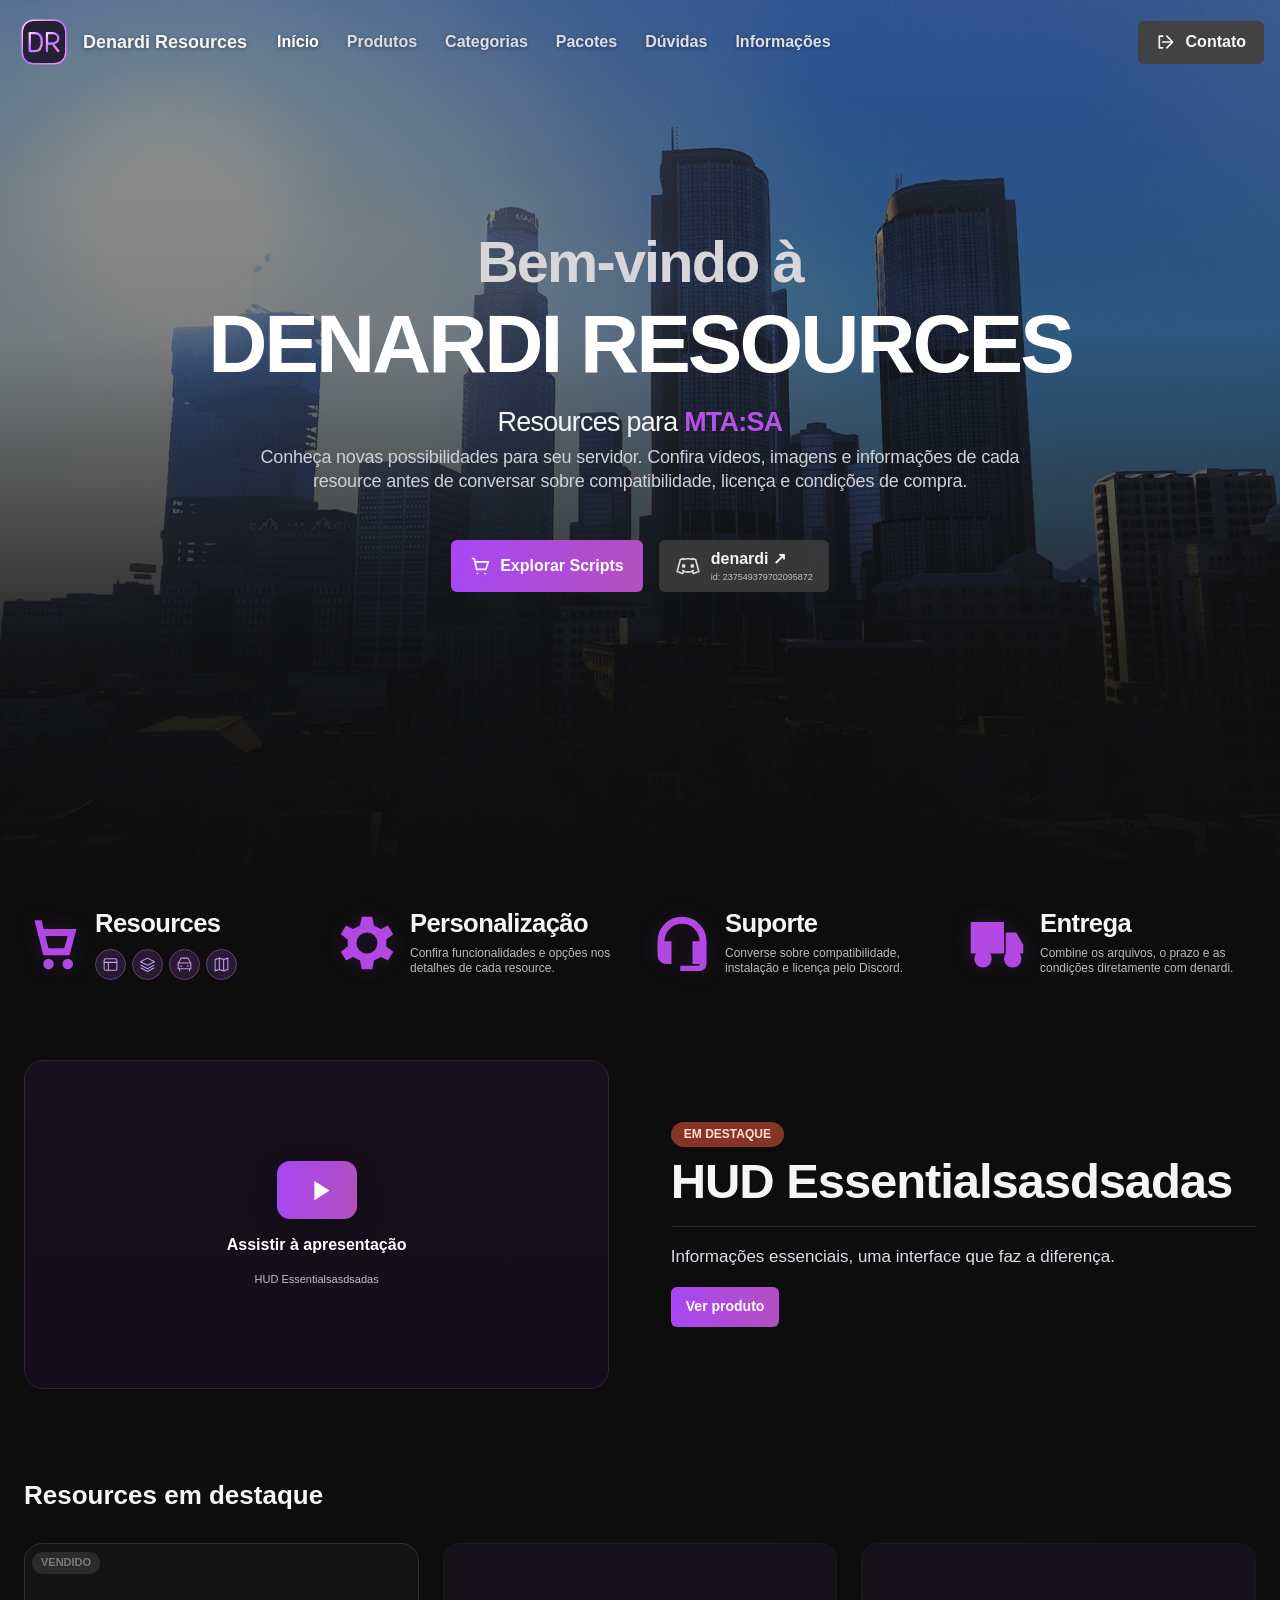
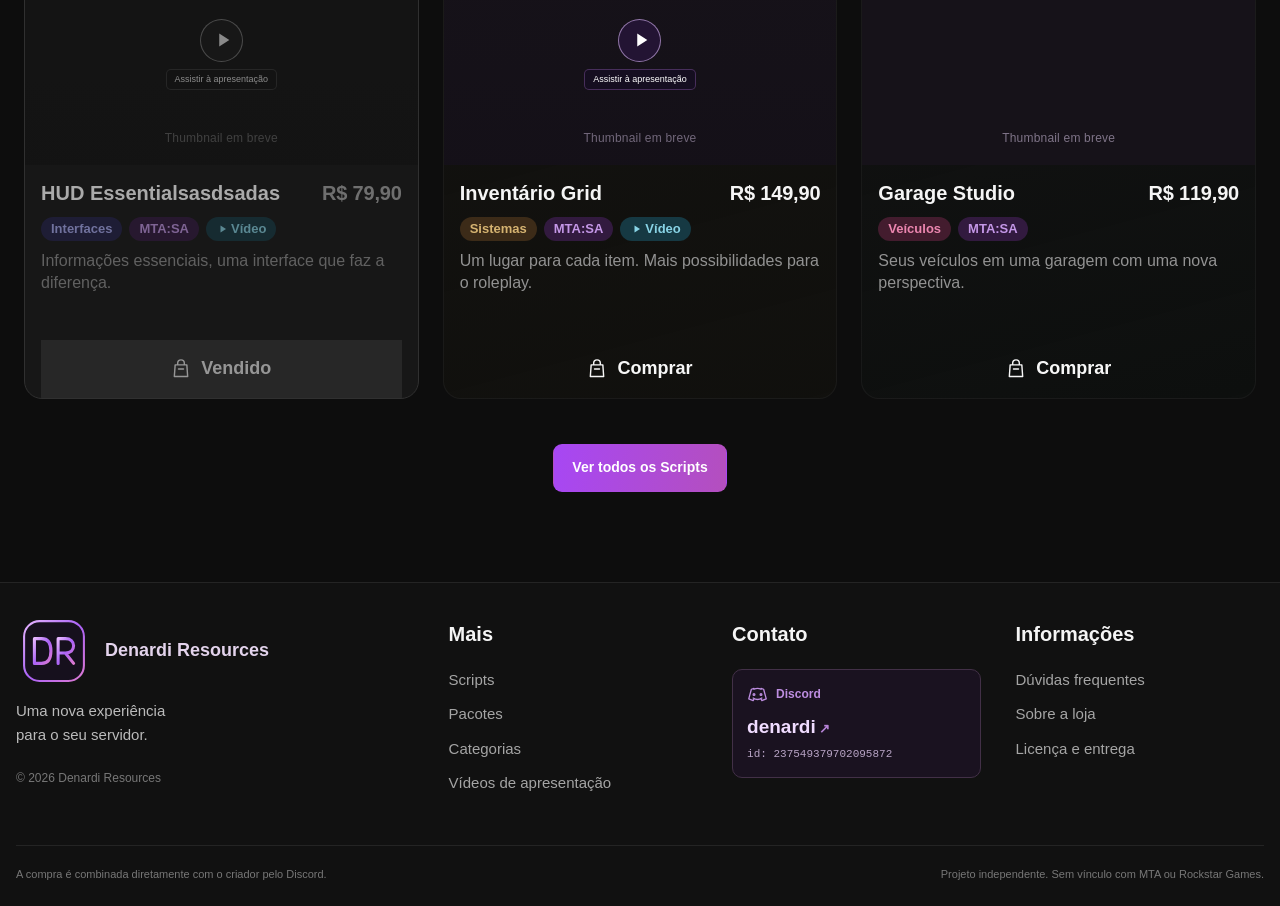
<file: index.html>
<!doctype html>
<html lang="pt-BR">
<head>
  <meta charset="utf-8">
  <meta name="viewport" content="width=device-width, initial-scale=1">
  <meta name="description" content="Denardi Resources: resources e pacotes para MTA:SA, com vídeos de apresentação.">
  <meta name="theme-color" content="#0d0d0d">
  <title>Denardi Resources</title>
  <link rel="icon" href="./assets/img/favicon.svg" type="image/svg+xml">
  <link rel="preconnect" href="https://api.fontshare.com">
  <link rel="preconnect" href="https://cdn.fontshare.com" crossorigin>
  <link href="https://api.fontshare.com/v2/css?f[]=general-sans@1&amp;display=swap" rel="stylesheet">
  <link rel="stylesheet" href="./assets/styles.css">
  <link rel="stylesheet" href="./assets/media.css">
  <link rel="stylesheet" href="./assets/home.css">
  <link rel="stylesheet" href="./assets/packages.css">
  <link rel="stylesheet" href="./assets/sold.css">
  <script src="./assets/data.js" defer></script>
  <script src="./assets/media.js" defer></script>
  <script src="./assets/store-preview.js" defer></script>
  <script src="./assets/app.js?v=760b529c" defer></script>
</head>
<body class="home-view">
  <a class="skip-link" href="#catalogo">Ir para o catálogo</a>
  <header class="site-header" id="site-header">
    <div class="header-inner container">
      <a class="brand" href="#inicio" aria-label="Denardi Resources, início"><img class="brand-mark" src="./assets/img/brand.svg" width="56" height="48" alt=""><span class="brand-name" data-brand>Denardi Resources</span></a>
      <button class="menu-toggle" id="menu-toggle" aria-controls="main-nav" aria-expanded="false" aria-label="Abrir menu"><svg viewBox="0 0 24 24" aria-hidden="true"><path d="M3 6h18M3 12h18M3 18h18"/></svg></button>
      <nav class="main-nav" id="main-nav" aria-label="Navegação principal"><a class="active" href="#inicio">Início</a><a href="#catalogo">Produtos</a><a href="#categorias">Categorias</a><a href="#pacotes">Pacotes</a><a href="#duvidas" data-info="duvidas">Dúvidas</a><a href="#informacoes" data-info="sobre">Informações</a></nav>
      <div class="header-actions"><a class="button header-contact" href="#contato"><svg viewBox="0 0 24 24" aria-hidden="true"><path d="M8 5H4v14h4m5-14 7 7-7 7m7-7H8"/></svg><span>Contato</span></a></div>
    </div>
  </header>
  <main id="home-page" aria-labelledby="home-title">
    <section class="home-hero" id="inicio">
      <img class="home-hero-image" id="home-hero-image" src="./assets/img/home-city.webp" alt="" width="2400" height="919" fetchpriority="high">
      <div class="home-hero-content">
        <p class="home-welcome" id="home-welcome">Bem-vindo à</p>
        <h1 id="home-title">DENARDI RESOURCES</h1>
        <p class="home-subtitle">Resources para <strong>MTA:SA</strong></p>
        <p class="home-description" id="home-description">Conheça novas possibilidades para seu servidor. Confira vídeos, imagens e informações de cada resource antes de conversar sobre compatibilidade, licença e condições de compra.</p>
        <div class="home-hero-actions"><a class="button button-purple home-explore" href="#catalogo" data-home-catalog><svg viewBox="0 0 24 24" aria-hidden="true"><path d="M3 3h2l3 13h11l3-9H6M9 21h.01M18 21h.01"/></svg>Explorar Scripts</a><div class="home-discord" id="home-discord"></div></div>
        <p class="home-demo-note" data-home-demo hidden>Catálogo demonstrativo · personalize com seus resources.</p>
      </div>
    </section>
    <div class="home-container">
      <section class="home-benefits" aria-label="Conheça a loja">
        <div class="home-benefit"><span class="home-benefit-icon" data-home-icon="cart"></span><div><h2>Resources</h2><div class="home-categories" id="home-categories"></div></div></div>
        <div class="home-benefit"><span class="home-benefit-icon" data-home-icon="settings"></span><div><h2>Personalização</h2><p>Confira funcionalidades e opções nos detalhes de cada resource.</p></div></div>
        <div class="home-benefit"><span class="home-benefit-icon" data-home-icon="support"></span><div><h2>Suporte</h2><p>Converse sobre compatibilidade, instalação e licença pelo Discord.</p></div></div>
        <div class="home-benefit"><span class="home-benefit-icon" data-home-icon="delivery"></span><div><h2>Entrega</h2><p>Combine os arquivos, o prazo e as condições diretamente com denardi.</p></div></div>
      </section>
      <section class="home-highlight" id="home-highlight" aria-labelledby="home-highlight-title">
        <div class="home-feature-media" id="home-feature-media"></div>
        <div class="home-highlight-info"><p class="home-highlight-badge" id="home-highlight-badge">EM DESTAQUE</p><h2 id="home-highlight-title"></h2><div class="home-highlight-divider"></div><p id="home-highlight-description"></p><button class="button button-purple" id="home-highlight-product">Ver produto</button></div>
      </section>
      <section class="home-featured" aria-labelledby="home-featured-title"><h2 id="home-featured-title">Resources em destaque</h2><div class="product-grid" id="home-featured-products"></div><div class="home-view-all"><a class="button button-purple" href="#catalogo" data-home-catalog>Ver todos os Scripts</a></div><p class="home-featured-demo" data-home-demo hidden>Produtos, preços e vídeos demonstrativos. Adicione seu conteúdo real.</p></section>
    </div>
  </main>
  <main class="container catalog-section" id="catalogo" aria-labelledby="catalog-title" hidden>
    <div class="catalog-heading"><h1 id="catalog-title">Scripts</h1><p class="demo-banner" id="demo-banner" hidden><span></span> Conteúdo demonstrativo</p></div>
    <div class="catalog-toolbar">
      <div class="search-field"><svg viewBox="0 0 24 24" aria-hidden="true"><circle cx="10.5" cy="10.5" r="6.5"/><path d="m16 16 5 5"/></svg><label class="sr-only" for="search">Buscar resources</label><input id="search" type="search" placeholder="Buscar..." autocomplete="off"></div>
    </div>
    <div class="catalog-controls" id="categorias"><div class="category-tabs" id="category-filters" role="group" aria-label="Filtrar por categoria"></div><div class="catalog-meta"><p id="results-count" role="status" aria-live="polite" aria-atomic="true"></p><div class="sort-control"><label for="sort" class="sr-only">Ordenar resources</label><select id="sort"><option value="featured">Destaques</option><option value="price-asc">Menor preço</option><option value="price-desc">Maior preço</option><option value="name">Nome: A–Z</option></select></div></div></div>
    <div class="product-grid" id="product-grid"></div>
    <div class="empty-state" id="empty-state" hidden><span aria-hidden="true">⌕</span><h2>Nenhum resource encontrado.</h2><p>Tente outro nome ou categoria.</p><button class="button button-purple" id="reset-filters">Limpar filtros</button></div>
    <noscript><p class="noscript-message">Ative o JavaScript para visualizar os produtos, filtrar o catálogo e assistir às apresentações.</p></noscript>
    <p class="catalog-footnote" id="catalog-demo-note" hidden>Produtos, preços, funcionalidades e vídeos de exemplo. Adicione suas thumbnails para personalizar.</p>
  </main>
  <main class="container catalog-section packages-section" id="pacotes" aria-labelledby="packages-title" hidden>
    <div class="catalog-heading"><h1 id="packages-title">Pacotes</h1><p class="demo-banner" data-package-demo hidden><span></span> Conteúdo demonstrativo</p></div>
    <div class="catalog-toolbar">
      <div class="search-field"><svg viewBox="0 0 24 24" aria-hidden="true"><circle cx="10.5" cy="10.5" r="6.5"/><path d="m16 16 5 5"/></svg><label class="sr-only" for="package-search">Buscar pacotes</label><input id="package-search" type="search" placeholder="Buscar..." autocomplete="off"></div>
      <div class="presentation-filters package-filters" id="package-filters" role="group" aria-label="Filtrar licença dos pacotes"><button class="active" data-package-license="all" aria-pressed="true">Todos</button><button data-package-license="protected" aria-pressed="false">Código protegido</button><button data-package-license="open" aria-pressed="false">Código aberto</button></div>
    </div>
    <p class="package-results" id="package-results" role="status" aria-live="polite" aria-atomic="true"></p>
    <div class="product-grid" id="package-grid"></div>
    <div class="empty-state" id="package-empty-state" hidden><span aria-hidden="true">⌕</span><h2>Nenhum pacote encontrado.</h2><p>Tente outro nome ou licença.</p><button class="button button-purple" id="reset-package-filters">Limpar filtros</button></div>
    <noscript><p class="noscript-message">Ative o JavaScript para visualizar os pacotes e seus detalhes.</p></noscript>
    <p class="catalog-footnote" data-package-demo hidden>Pacotes, licenças, valores e economias demonstrativos. Personalize com suas ofertas reais.</p>
  </main>
  <footer class="site-footer" id="contato"><div class="container footer-grid"><div class="footer-brand"><a class="brand" href="#inicio" aria-label="Denardi Resources, início"><img src="./assets/img/brand.svg" class="footer-mark" width="88" height="76" alt=""><span data-brand>Denardi Resources</span></a><p>Uma nova experiência<br>para o seu servidor.</p><p class="copyright">© <span id="year"></span> <span data-brand>Denardi Resources</span><span id="footer-demo" hidden> · Produtos demonstrativos</span></p></div><div><h2>Mais</h2><a href="#catalogo">Scripts</a><a href="#pacotes">Pacotes</a><a href="#categorias">Categorias</a><a href="#catalogo" data-show-videos>Vídeos de apresentação</a></div><div><h2>Contato</h2><div id="store-discord-contact"><div class="discord-contact"><div class="discord-contact-heading">Discord</div><a class="discord-profile" href="https://discord.com/users/237549379702095872" target="_blank" rel="noopener noreferrer">denardi <span aria-hidden="true">↗</span></a><p class="discord-contact-id">id: 237549379702095872</p></div></div></div><div><h2>Informações</h2><a href="#duvidas" data-info="duvidas">Dúvidas frequentes</a><a href="#informacoes" data-info="sobre">Sobre a loja</a><a href="#como-comprar" data-info="compra">Licença e entrega</a></div></div><div class="container footer-bottom"><p>A compra é combinada diretamente com o criador pelo Discord.</p><p>Projeto independente. Sem vínculo com MTA ou Rockstar Games.</p></div></footer>
  <dialog class="product-dialog" id="product-dialog" aria-labelledby="detail-title"><button class="dialog-close" data-close aria-label="Fechar detalhes">×</button><div id="product-detail"></div></dialog>
  <dialog class="info-dialog" id="info-dialog" aria-labelledby="info-title"><button class="dialog-close" data-close aria-label="Fechar informações">×</button><h2 id="info-title">Informações</h2>
    <section data-info-panel="compra" id="como-comprar" hidden><p class="info-intro">A compra acontece por contato direto com o criador.</p><ol class="buy-steps"><li><span>01</span><div><h3>Conheça o resource</h3><p>Abra os detalhes, assista aos vídeos e confira funcionalidades e requisitos.</p></div></li><li><span>02</span><div><h3>Confirme as condições</h3><p>Converse pelo Discord sobre compatibilidade, licença, preço, instalação e suporte.</p></div></li><li><span>03</span><div><h3>Combine a entrega</h3><p>Acerte pagamento e entrega diretamente com o criador antes de comprar. Este site não recebe pagamentos.</p></div></li></ol></section>
    <section data-info-panel="duvidas" class="faq-list" id="duvidas" hidden><details><summary>Como faço para comprar?<span aria-hidden="true">+</span></summary><p>Escolha um resource e veja o contato denardi nos detalhes ou no rodapé. O nome abre o perfil no Discord; o ID também está disponível. A compra é combinada diretamente pelo Discord.</p></details><details><summary>É compatível com meu servidor?<span aria-hidden="true">+</span></summary><p>Confirme a versão do MTA:SA, o gamemode e as dependências com o criador.</p></details><details><summary>O que está incluído?<span aria-hidden="true">+</span></summary><p>Arquivos, licença, instalação, atualizações e suporte dependem do produto e do acordo com o criador. Confirme antes do pagamento.</p></details><details id="demo-faq" hidden><summary>Estes produtos e vídeos são reais?<span aria-hidden="true">+</span></summary><p>Os produtos, preços, funcionalidades e vídeos apresentados são demonstrativos. Os clipes são animações ilustrativas, não gravações de resources reais.</p></details></section>
    <section data-info-panel="sobre" id="informacoes" hidden><p class="info-intro">Resources e novas possibilidades para o universo MTA:SA.</p><p>Explore o catálogo, use os filtros e assista às apresentações para conhecer cada proposta. Quando encontrar algo que combina com seu servidor, entre em contato e confirme os detalhes da compra.</p><p>Licença, compatibilidade e condições de entrega são informadas pelo criador. Esta loja é um projeto independente, sem vínculo com MTA ou Rockstar Games.</p></section>
  </dialog>
  <div class="toast" id="toast" role="status" aria-live="polite"></div>
</body>
</html>
</file>
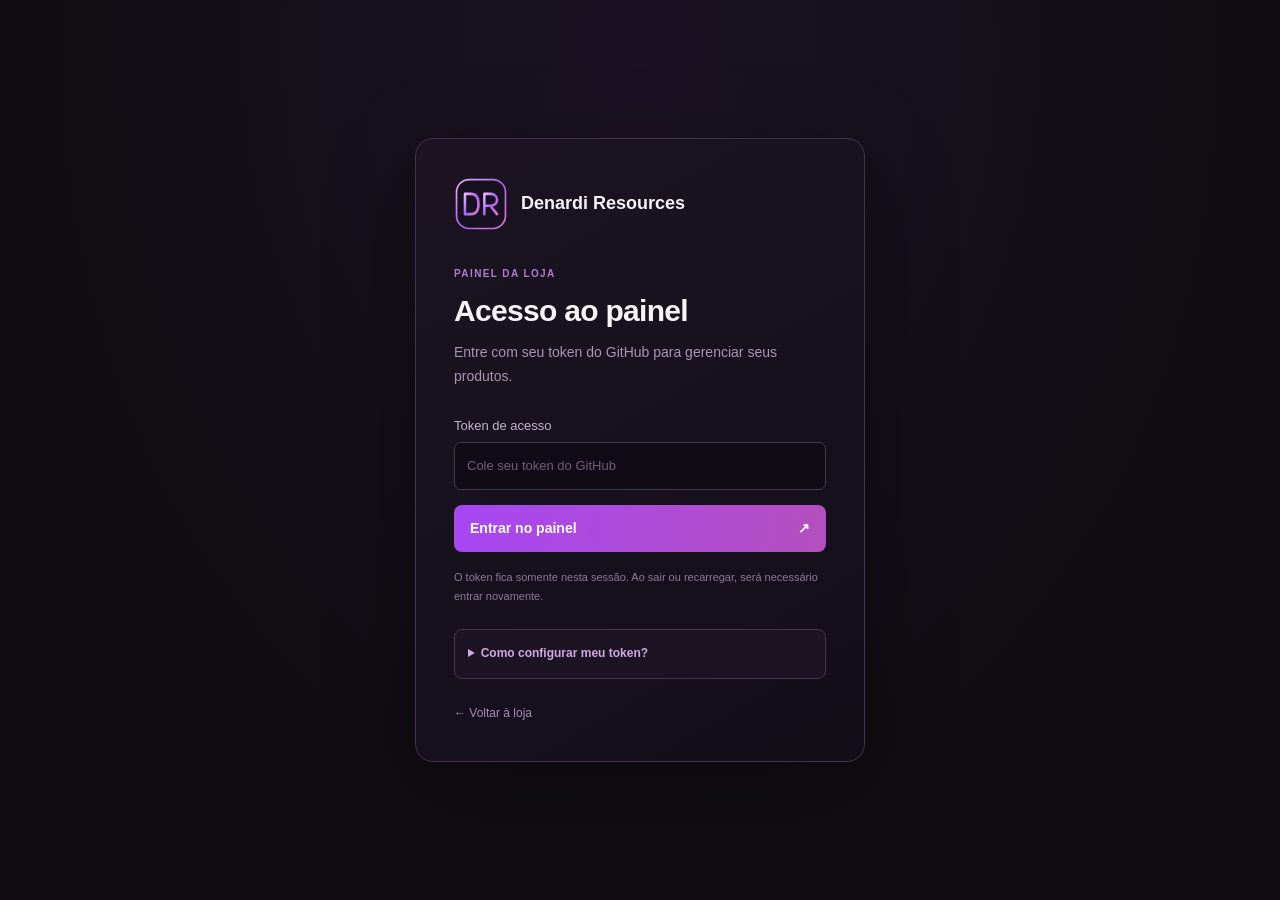
<file: admin.html>
<!doctype html>
<html lang="pt-BR">
<head>
  <meta charset="utf-8">
  <meta name="viewport" content="width=device-width, initial-scale=1">
  <meta name="robots" content="noindex,nofollow">
  <meta http-equiv="Content-Security-Policy" content="default-src 'self'; script-src 'self'; style-src 'self' https://api.fontshare.com; font-src 'self' https://cdn.fontshare.com; img-src 'self' https: blob: data:; media-src 'self' https: blob:; frame-src 'self' https://www.youtube-nocookie.com https://player.vimeo.com; connect-src 'self' https://api.github.com; object-src 'none'; base-uri 'self'; form-action 'none'">
  <meta name="theme-color" content="#0d0d0d">
  <title>Painel • Denardi Resources</title>
  <link rel="icon" href="./assets/img/favicon.svg" type="image/svg+xml">
  <link rel="stylesheet" href="https://api.fontshare.com/v2/css?f[]=general-sans@1&amp;display=swap">
  <link rel="stylesheet" href="./assets/styles.css">
  <link rel="stylesheet" href="./assets/admin.css?v=199ec102">
  <script src="./assets/data.js" defer></script>
  <script src="./assets/media.js" defer></script>
  <script src="./assets/admin-model.js" defer></script>
  <script src="./assets/admin-storage.js" defer></script>
  <script src="./assets/admin-github.js?v=577c56a2" defer></script>
  <script src="./assets/admin-session.js?v=d7cd5677" defer></script>
  <script src="./assets/admin-zip.js" defer></script>
  <script src="./assets/admin-deployment.js?v=453e2f8b" defer></script>
  <script src="./assets/admin.js?v=b5a9b943" defer></script>
</head>
<body class="admin-page">
  <main class="admin-login" id="admin-login" aria-labelledby="login-title">
    <section class="admin-login-card">
      <a class="admin-login-brand" href="./index.html"><img src="./assets/img/brand.svg" width="54" height="54" alt=""><span>Denardi Resources</span></a>
      <p class="admin-eyebrow">PAINEL DA LOJA</p>
      <h1 id="login-title">Acesso ao painel</h1>
      <p class="admin-login-description">Entre com seu token do GitHub para gerenciar seus produtos.</p>
      <form id="login-form"><label class="admin-field">Token de acesso<input id="login-token" type="password" autocomplete="off" spellcheck="false" required placeholder="Cole seu token do GitHub"></label><button class="admin-button primary" id="login-submit" type="submit">Entrar no painel <span aria-hidden="true">↗</span></button></form>
      <p class="admin-login-status" id="login-status" role="status" aria-live="polite" hidden></p>
      <p class="admin-help">O token fica somente nesta sessão. Ao sair ou recarregar, será necessário entrar novamente.</p>
      <details class="admin-token-guide"><summary>Como configurar meu token?</summary><ol><li>Abra <a href="https://github.com/settings/personal-access-tokens/new" target="_blank" rel="noopener noreferrer">Fine-grained personal access tokens ↗</a> no GitHub.</li><li>Selecione sua conta <strong>denardibtw</strong>, uma validade curta e somente <strong>denardi-resources</strong>.</li><li>Permita <strong>Contents: Read and write</strong>. Metadata permanece somente leitura.</li><li>Gere o token por conta própria e cole no campo acima. Não envie o código pelo chat.</li></ol><p><a href="https://docs.github.com/en/authentication/keeping-your-account-and-data-secure/managing-your-personal-access-tokens" target="_blank" rel="noopener noreferrer">Guia oficial do GitHub ↗</a></p></details>
      <a class="admin-login-store" href="./index.html">← Voltar à loja</a>
      <noscript>Ative o JavaScript para verificar seu acesso.</noscript>
    </section>
  </main>
  <div id="admin-shell" hidden>
  <header class="admin-header">
    <a class="admin-brand" href="./index.html"><img src="./assets/img/brand.svg" width="42" height="42" alt=""><span>Denardi Resources<small>Painel da loja</small></span></a>
    <div class="admin-header-actions"><span class="admin-session-user" id="session-user"></span><button class="admin-button" id="preview-draft">Ver prévia</button><button class="admin-button" id="save-draft">Salvar rascunho</button><button class="admin-button primary" id="open-publish">Publicar</button><button class="admin-button" id="logout">Sair</button></div>
  </header>
  <div class="admin-layout">
    <aside class="admin-sidebar">
      <p class="admin-eyebrow">CATÁLOGO</p>
      <nav aria-label="Seções do painel"><button class="selected" data-admin-section="products">Produtos <span id="products-total"></span></button><button data-admin-section="packages">Pacotes <span id="packages-total"></span></button><button data-admin-section="categories">Categorias</button><button data-admin-section="store">Loja e home</button></nav>
      <div class="admin-sidebar-note"><span class="status-dot"></span><strong id="draft-state">Carregando…</strong><p>As alterações só entram na loja ao publicar.</p></div>
      <div class="admin-utilities"><button id="load-published">Carregar versão publicada</button><button id="export-backup">Exportar backup e arquivos</button><label class="admin-file-link" for="import-backup">Importar backup</label><input class="sr-only" id="import-backup" type="file" accept=".zip,.json"><a href="./index.html" target="_blank" rel="noopener noreferrer">Abrir loja ↗</a></div>
    </aside>
    <main class="admin-main">
      <div class="admin-page-heading"><div><p class="admin-eyebrow">SUA LOJA, DO SEU JEITO</p><h1 id="admin-section-title" tabindex="-1">Produtos</h1><p id="admin-section-description">Organize o catálogo, a apresentação e a disponibilidade.</p></div><button class="admin-button primary" id="add-item">+ Novo produto</button></div>
      <div class="admin-message" id="admin-message" role="status" aria-live="polite" hidden></div>
      <div id="admin-workspace"><div class="admin-loading">Carregando seu catálogo…</div></div>
      <noscript>Ative o JavaScript para usar o painel.</noscript>
    </main>
  </div>
  <dialog class="admin-publish-dialog" id="publish-dialog" aria-labelledby="publish-title">
    <button class="dialog-close" data-admin-close aria-label="Fechar publicação">×</button>
    <p class="admin-eyebrow">GITHUB PAGES</p><h2 id="publish-title">Publicar alterações</h2>
    <p>O catálogo e as novas imagens serão enviados juntos para <strong>denardibtw/denardi-resources</strong>. Depois, o GitHub atualiza o site.</p>
    <form id="publish-form"><p class="admin-help">A publicação usa o acesso verificado ao entrar no painel.</p><button class="admin-button primary" id="publish-submit" type="submit">Publicar no GitHub</button></form>
    <p class="admin-publish-status" id="publish-status" role="status" aria-live="polite"></p>
    <a class="admin-publication-link" id="publication-link" href="https://github.com/denardibtw/denardi-resources/actions" target="_blank" rel="noopener noreferrer" hidden>Acompanhar publicação no GitHub ↗</a>
    <a class="admin-publication-link" id="published-store-link" href="./index.html#catalogo" target="_blank" rel="noopener noreferrer" hidden>Ver loja atualizada ↗</a>
  </dialog>
  <dialog class="admin-preview-dialog" id="preview-dialog" aria-labelledby="preview-title"><div class="admin-preview-header"><h2 id="preview-title">Prévia do rascunho</h2><button class="admin-button" data-admin-close>Fechar prévia</button></div><iframe id="draft-frame" title="Prévia da loja com o rascunho"></iframe></dialog>
  </div>
</body>
</html>
</file>
<file: assets/styles.css>
:root{--bg:#0d0d0d;--ink:#f5f5f5;--muted:#949494;--line:#292929;--purple:#a449ec;--purple-light:#cd8cff;--gradient:linear-gradient(100deg,#a747f4,#b44fbe);--lime:#b070e7;--font:"GeneralSans-Variable","General Sans","Segoe UI",Arial,sans-serif;--radius:18px}
*{box-sizing:border-box}html{scroll-behavior:smooth;scroll-padding-top:20px}body{margin:0;background:var(--bg);color:var(--ink);font:16px/1.5 var(--font);-webkit-font-smoothing:antialiased}button,input,select{font:inherit}button,a{touch-action:manipulation}a{color:inherit;text-decoration:none}button{cursor:pointer;color:inherit}img{display:block;max-width:100%}h1,h2,h3,p{margin:0}button,input,select,summary,a{-webkit-tap-highlight-color:transparent}[hidden]{display:none!important}:focus-visible{outline:2px solid var(--purple-light);outline-offset:4px}::selection{background:#733799;color:white}.container{width:calc(100% - 32px);max-width:1660px;margin-inline:auto}.sr-only{position:absolute;width:1px;height:1px;overflow:hidden;clip:rect(0,0,0,0);white-space:nowrap}.skip-link{position:fixed;top:10px;left:12px;z-index:50;transform:translateY(-160%);background:#7532a9;padding:12px 20px;border-radius:8px}.skip-link:focus{transform:none}
.site-header{height:84px;background:linear-gradient(#090909,#0d0d0d);position:relative;z-index:10}.header-inner{height:84px;display:flex;align-items:center;gap:30px}.brand{display:flex;align-items:center;gap:15px;font-size:30px;font-weight:700}.brand-mark{width:56px;height:48px;object-fit:contain}.main-nav{display:flex;gap:28px;align-items:center;flex:1;white-space:nowrap}.main-nav a{font-size:16px;font-weight:600;color:#a1a1aa;transition:color .15s}.main-nav a.active,.main-nav a:hover{color:#fff}.header-actions{display:flex;align-items:center;gap:14px}.button{display:inline-flex;align-items:center;justify-content:center;gap:10px;min-height:44px;padding:10px 18px;border:1px solid transparent;border-radius:8px;font-weight:600;line-height:1.4;transition:background .18s,filter .18s}.button svg{width:20px;height:20px;fill:none;stroke:currentColor;stroke-width:2;stroke-linecap:round;stroke-linejoin:round}.header-contact{background:#424242;font-size:16px;min-height:43px;padding:9px 17px;border-radius:6px}.header-contact:hover{background:#535353}.currency-label{display:grid;place-items:center;min-height:43px;min-width:59px;padding:9px 14px;background:#3b3b3b;font-size:15px;font-weight:700;border-radius:6px}.button-purple,.button-dark{background:var(--gradient);color:#fff}.button-purple:hover,.button-dark:hover{filter:brightness(1.14)}.button-lime{background:#3b3b3b;color:#fff}.button-lime:hover{background:#535353}.menu-toggle{display:none;background:none;border:0;padding:7px}.menu-toggle svg{width:23px;height:23px;fill:none;stroke:currentColor;stroke-width:1.8}
.catalog-section{padding-top:50px;padding-bottom:75px;min-height:650px}.catalog-heading{display:flex;align-items:center;justify-content:space-between;gap:20px;margin-bottom:34px}h1{font-size:34px;font-weight:400;line-height:1.2;letter-spacing:-.7px}.demo-banner{display:flex;align-items:center;gap:6px;font-size:11px;color:#aa87c2}.demo-banner>span{width:5px;height:5px;background:#a56ec9;border-radius:50%}.catalog-toolbar{display:flex;align-items:center;justify-content:space-between;gap:25px}.search-field{display:flex;align-items:center;gap:8px;background:#1b1b1b;border:1px solid #333;border-radius:8px;width:300px;min-height:46px;padding:10px 15px}.search-field svg{width:18px;height:18px;fill:none;stroke:#898989;stroke-width:2;flex-shrink:0}.search-field input{border:0;background:none;outline:0;min-width:0;width:100%;color:#f5f5f5;font-size:14px}.search-field input::placeholder{color:#858585}.search-field:focus-within{border-color:#a767d3;box-shadow:0 0 0 1px #a767d3}.search-field input:focus-visible{outline:0}.presentation-filters{display:flex;align-items:center;gap:8px}.presentation-filters button{background:transparent;border:1px solid #3d3d3d;border-radius:8px;padding:12px 23px;min-height:48px;font-size:16px;font-weight:600;color:#9d9d9d;transition:color .18s,background .18s}.presentation-filters button.active{background:#454545;color:#fff;border-color:#454545}.presentation-filters button:hover{color:#fff;border-color:#686868}.catalog-controls{display:flex;align-items:center;justify-content:space-between;gap:25px;margin-top:17px;margin-bottom:29px;min-height:32px}.category-tabs{display:flex;gap:7px;flex-wrap:wrap}.category-tab{display:flex;align-items:center;gap:6px;font-size:12px;background:none;border:1px solid transparent;padding:5px 9px;min-height:32px;border-radius:5px;color:#949494}.category-tab svg{width:14px;height:14px}.category-tab.active{border-color:#784696;background:#25142f;color:#e3bef8}.category-tab:hover{color:#fff}.catalog-meta{display:flex;align-items:center;gap:20px;font-size:11px;color:#898989}.sort-control select{color:#a8a8a8;background:#161616;border:1px solid #333;border-radius:5px;padding:5px 7px;font-size:11px;cursor:pointer;min-height:32px;max-width:147px}.product-grid{display:grid;grid-template-columns:repeat(3,minmax(0,1fr));gap:20px}.product-card{border:1px solid #28282770;border-radius:18px;overflow:hidden;background:linear-gradient(165deg,#17171780,#28152b12);min-width:0;display:flex;flex-direction:column;transition:border-color .2s,box-shadow .2s}.product-card[data-category=sistemas]{background:linear-gradient(165deg,#18171380,#48401912)}.product-card[data-category=veiculos]{background:linear-gradient(165deg,#17171780,#19372812)}.product-card:hover{border-color:#74448d80;box-shadow:0 0 25px #8f42b70d}.product-image-button{position:relative;display:block;aspect-ratio:16/9;border:0;background:#19131f;padding:0;width:100%;overflow:hidden;text-align:left}.product-image-button img{height:100%;width:100%;object-fit:cover;transition:transform .35s}.product-image-button:hover img{transform:scale(1.035)}.image-labels{position:absolute;top:8px;left:7px;right:8px;display:flex;align-items:flex-start;justify-content:space-between;gap:10px;pointer-events:none}.product-badge{border-radius:20px;padding:3px 9px;line-height:1.4;background:#6c419f;color:#fff;font-size:11px;font-weight:700;text-transform:uppercase}.demo-badge{margin-left:auto;border:1px solid #bd99cf70;border-radius:4px;padding:3px 7px;background:#14101ad9;color:#bdb0c9;font-size:9px;letter-spacing:.5px}.product-body{padding:12px 16px 0;display:flex;flex-direction:column;flex:1;min-width:0}.product-title-row{display:flex;align-items:flex-start;justify-content:space-between;gap:10px;margin-bottom:8px}.product-title-row h3{font-size:20px;font-weight:600;line-height:1.6;min-width:0;letter-spacing:-.2px}.product-title-row h3 button{padding:0;border:0;background:none;font:inherit;color:inherit;text-align:left}.product-title-row h3 button:hover{color:#ce8bff}.product-price{white-space:nowrap;font-size:20px;font-weight:600;line-height:1.6;letter-spacing:-.2px}.product-tags{display:flex;gap:7px;align-items:center;flex-wrap:wrap;margin-bottom:9px}.product-tags span{display:flex;align-items:center;gap:3px;padding:2px 10px;line-height:1.5;font-size:13px;font-weight:700;border-radius:20px;background:#24214a;color:#acaff7}.product-tags .tag-sistemas{background:#3c2b18;color:#d5b371}.product-tags .tag-veiculos{background:#431c2e;color:#eb86af}.product-tags .tag-mapas{background:#353510;color:#cdd675}.product-tags .tag-mta{background:#321a3f;color:#c497e7}.product-tags .tag-video{background:#163943;color:#88d3e5}.product-tags .tag-video svg{width:12px;height:12px}.product-tags .tag-demo{background:#262626;color:#b4b4b4}.product-description{font-size:16px;color:#929292;line-height:1.4;height:88px;overflow:hidden;position:relative;mask-image:linear-gradient(#000 55%,transparent);-webkit-mask-image:linear-gradient(#000 55%,transparent);margin-bottom:2px}.product-bottom{margin-top:auto;display:flex;align-items:center;justify-content:center;border:0}.details-button{display:flex;align-items:center;justify-content:center;gap:10px;min-height:58px;padding:14px;width:100%;background:none;border:0;font-size:18px;font-weight:600;color:#f7f7f7}.details-button:hover{color:#d39cff}.details-button svg{width:20px;height:20px;fill:none;stroke:currentColor;stroke-width:1.7;stroke-linecap:round;stroke-linejoin:round}.catalog-footnote{font-size:11px;color:#8e8098;text-align:center;margin-top:33px}.empty-state{padding:70px 20px;text-align:center;background:#17131b;border:1px solid #38253f;border-radius:15px}.empty-state>span{font-size:45px;color:#b16fda}.empty-state h2{font-size:24px;font-weight:500}.empty-state p{color:var(--muted);font-size:14px;margin:11px 0 25px}.noscript-message{padding:25px;border:1px solid var(--line);border-radius:10px}
.site-footer{background:#111;border-top:1px solid #242424;padding-top:35px}.footer-grid{display:grid;grid-template-columns:1.6fr 1fr 1fr 1fr;gap:35px;padding-bottom:38px}.footer-brand .brand{gap:13px;font-size:28px;color:#e3d3ec;align-items:center}.footer-mark{width:76px;height:66px}.footer-brand>p{font-size:15px;line-height:1.6;color:#bbb;margin-top:15px}.footer-brand .copyright{font-size:12px;color:#777;margin-top:22px}.footer-grid>div>h2{font-size:20px;line-height:1.4;font-weight:700;margin-bottom:21px;padding-top:2px}.footer-grid>div:not(.footer-brand)>a{display:block;font-size:15px;color:#a5a5a5;margin-bottom:12px}.footer-grid a:hover{color:#d097f2}.footer-grid a>span[aria-hidden]{font-size:13px}.footer-grid #contact-status{font-size:11px;line-height:1.8;color:#777;max-width:220px;padding-top:4px}.footer-bottom{border-top:1px solid #242424;padding-block:19px 23px;color:#777;font-size:11px;display:flex;justify-content:space-between;gap:20px;line-height:1.7}
dialog{margin:auto;border:1px solid #38313c;border-radius:16px;background:#101010;color:var(--ink);padding:0;max-height:92dvh;box-shadow:0 25px 100px #000b}dialog::backdrop{background:#000b;backdrop-filter:blur(4px)}.product-dialog{width:min(1330px,calc(100% - 32px))}.dialog-close{position:absolute;top:13px;right:14px;z-index:3;width:34px;height:34px;display:grid;place-items:center;border:1px solid #3a3440;border-radius:7px;background:#202020e8;font-size:25px;line-height:1;color:#bdb2c5}.dialog-close:hover{color:#fff;background:#35233f}.notice-dialog{width:min(440px,calc(100% - 32px));padding:43px 30px 29px}.notice-symbol{display:block;font-size:35px;color:#b974ed;margin-bottom:13px}.eyebrow{font-size:11px;letter-spacing:1px;color:#a87bc4;font-weight:600}.notice-dialog h2{font-size:28px;line-height:1.2;margin:15px 0 20px}.notice-dialog>p:not(.eyebrow){font-size:14px;color:#aaa;line-height:1.8;white-space:pre-line}.notice-dialog>.button{width:100%;margin-top:25px;font-size:14px}.info-dialog{width:min(720px,calc(100% - 32px));padding:35px}.info-dialog>h2{font-size:30px;font-weight:600;margin-bottom:22px;line-height:1.3;padding-right:28px}.info-intro{font-size:17px;color:#c0b6c8;margin-bottom:21px}.info-dialog section>p:not(.info-intro){font-size:14px;line-height:1.9;color:#a7a7a7;margin-bottom:15px}.buy-steps{list-style:none;margin:0;padding:0}.buy-steps li{display:flex;gap:20px;padding:20px 0;border-bottom:1px solid var(--line)}.buy-steps li>span{color:#b073d4;font-size:15px}.buy-steps h3{font-size:18px;margin-bottom:7px;font-weight:600}.buy-steps p{font-size:14px;color:#aaa;line-height:1.8}.faq-list details{border-bottom:1px solid var(--line)}.faq-list summary{display:flex;align-items:center;justify-content:space-between;padding:18px 0;list-style:none;cursor:pointer;font-size:16px;font-weight:500;gap:15px}.faq-list summary::-webkit-details-marker{display:none}.faq-list summary span{font-size:22px;color:#ad7dcb;transition:transform .2s}.faq-list details[open] summary span{transform:rotate(45deg)}.faq-list details p{font-size:14px;color:#aaa;line-height:1.8;padding-bottom:22px}.toast{position:fixed;bottom:23px;left:50%;transform:translate(-50%,20px);opacity:0;pointer-events:none;z-index:50;border:1px solid #6b4583;background:#291637;color:#edd7fb;padding:13px 20px;border-radius:9px;font-size:13px;max-width:calc(100% - 32px);transition:opacity .2s,transform .2s}.toast.visible{opacity:1;transform:translate(-50%,0)}body.modal-open{overflow:hidden}
.thumbnail-placeholder{position:absolute;inset:0;display:flex;align-items:flex-end;justify-content:center;padding:18px;color:#7f7488;background:#161219;font-size:12px;font-weight:400;letter-spacing:.2px}
*{scrollbar-color:#49414e #131015;scrollbar-width:thin}::-webkit-scrollbar{width:7px;height:5px}::-webkit-scrollbar-track{background:#131015}::-webkit-scrollbar-thumb{background:#49414e;border-radius:6px}::-webkit-scrollbar-thumb:hover{background:#76598a}
@media(min-width:1700px){.catalog-section{padding-top:58px}}
@media(max-width:1150px){.header-inner{gap:22px}.main-nav{gap:20px}.main-nav a{font-size:14px}.header-actions{gap:9px}.header-contact{font-size:14px}.product-title-row h3,.product-price{font-size:18px}.product-tags{gap:5px}.product-tags span{font-size:11px;padding-inline:8px}.product-description{font-size:15px}.catalog-controls{gap:15px}.catalog-meta{gap:12px}}
@media(max-width:900px){.header-inner{gap:16px}.main-nav{gap:16px}.main-nav a{font-size:13px}.brand-mark{width:44px;height:39px}.header-actions{gap:7px}.header-contact{padding:9px 12px}.currency-label{min-width:49px;font-size:13px;padding:9px}.catalog-meta>p{display:none}.product-grid{gap:16px}.product-body{padding-inline:13px}.product-title-row h3,.product-price{font-size:16px}.product-tags{gap:4px}.product-tags span{font-size:10px;padding-inline:7px}.product-description{font-size:14px;height:79px}.details-button{font-size:16px;min-height:54px}.category-tab{font-size:11px;padding-inline:7px}.footer-grid{gap:25px;grid-template-columns:1.3fr 1fr 1fr}.footer-grid>div:last-child{grid-column:2/4}.footer-grid>div>h2{font-size:18px}.footer-grid>div:not(.footer-brand)>a{font-size:14px}}
@media(max-width:760px){.container{width:calc(100% - 28px)}.site-header,.header-inner{height:72px}.header-inner{gap:14px}.brand-mark{width:48px;height:42px}.menu-toggle{display:block;order:2;margin-left:3px}.header-actions{margin-left:auto;order:1}.main-nav{display:none;position:absolute;top:72px;left:0;right:0;padding:18px 21px;background:#171219;border-bottom:1px solid #49334f;flex-direction:column;align-items:flex-start;gap:17px;box-shadow:0 15px 20px #0005}.main-nav.is-open{display:flex}.main-nav a{font-size:15px;width:100%}.header-contact{min-height:37px;font-size:13px;padding:8px 11px}.header-contact svg{width:17px;height:17px}.currency-label{min-height:37px;min-width:45px;font-size:12px}.catalog-section{padding-top:34px;padding-bottom:48px}.catalog-heading{margin-bottom:25px;gap:12px}h1{font-size:30px}.demo-banner{font-size:9px;gap:5px}.catalog-toolbar{flex-direction:column;gap:17px;align-items:stretch}.search-field{width:100%;min-height:45px}.presentation-filters{gap:7px}.presentation-filters button{flex:1;padding:10px 14px;min-height:43px;font-size:14px}.catalog-controls{flex-direction:column;align-items:stretch;margin-top:15px;margin-bottom:22px;gap:10px}.category-tabs{gap:5px;flex-wrap:nowrap;overflow-x:auto;scrollbar-width:thin;padding-block:4px}.category-tab{flex-shrink:0;padding:5px 8px;font-size:11px;gap:5px;min-height:32px}.category-tab svg{width:13px;height:13px}.catalog-meta{justify-content:space-between;font-size:11px}.catalog-meta>p{display:block}.sort-control select{background:none;border:0;font-size:11px;padding-block:4px}.product-grid{grid-template-columns:repeat(2,minmax(0,1fr));gap:17px 12px}.product-card{border-radius:12px}.product-body{padding:10px 11px 0}.product-title-row{gap:6px;flex-direction:column;margin-bottom:9px}.product-title-row h3{font-size:17px;line-height:1.3}.product-price{font-size:15px;line-height:1.4}.product-tags{gap:4px;min-height:39px;align-content:flex-start;align-items:flex-start;margin-bottom:7px}.product-tags span{font-size:9px;padding:2px 6px}.product-tags .tag-video svg{width:10px;height:10px}.product-description{font-size:12px;line-height:1.55;height:74px;margin-bottom:0}.details-button{font-size:13px;min-height:48px;padding:11px 6px;gap:7px}.details-button svg{width:15px;height:15px}.product-badge{font-size:8px;padding:3px 7px}.demo-badge{font-size:7px;padding:2px 5px}.image-labels{top:6px;left:6px;right:6px}.catalog-footnote{font-size:10px;line-height:1.8;margin-top:26px}.footer-grid{grid-template-columns:1fr 1fr;gap:30px 20px;padding-bottom:26px}.footer-brand{grid-column:1/3}.footer-brand .brand{gap:11px;font-size:27px}.footer-mark{width:62px;height:54px}.footer-brand>p{font-size:13px;margin-top:11px}.footer-brand .copyright{font-size:10px;margin-top:13px}.footer-grid>div>h2{font-size:17px;margin-bottom:17px}.footer-grid>div:not(.footer-brand)>a{font-size:13px;margin-bottom:10px}.footer-grid>div:last-child{grid-column:auto}.footer-grid #contact-status{font-size:10px}.footer-bottom{flex-direction:column;gap:10px;font-size:10px;padding-block:18px 23px}.product-dialog{width:calc(100% - 20px);max-height:95dvh;border-radius:12px}.dialog-close{position:sticky;float:right;top:10px;right:10px;margin:10px 10px -44px 0;width:33px;height:33px}.notice-dialog .dialog-close,.info-dialog .dialog-close{position:absolute;margin:0}.info-dialog{padding:30px 24px}.info-dialog>h2{font-size:25px}.info-intro{font-size:15px}.buy-steps h3{font-size:16px}.buy-steps p{font-size:13px}.faq-list summary{font-size:14px}.faq-list details p{font-size:13px}.notice-dialog{padding:39px 25px 26px}}
@media(max-width:360px){.container{width:calc(100% - 24px)}.header-contact span{display:none}.header-contact{padding:8px 9px}.demo-banner{font-size:8px}.product-grid{grid-template-columns:1fr}.product-title-row{flex-direction:row;align-items:flex-start}.product-title-row h3{font-size:20px}.product-price{font-size:18px}.product-tags{min-height:0}.product-tags span{font-size:11px;padding:2px 8px}.product-description{font-size:14px;height:78px}.details-button{font-size:16px;min-height:53px}.presentation-filters button{padding-inline:8px;font-size:13px}}
@media(max-width:575px){.product-grid{grid-template-columns:1fr;gap:20px}.product-body{padding:12px 16px 0}.product-title-row{flex-direction:row;align-items:flex-start;gap:10px;margin-bottom:8px}.product-title-row h3,.product-price{font-size:20px;line-height:1.6}.product-tags{min-height:0;gap:7px;margin-bottom:9px}.product-tags span{font-size:12px;padding:2px 9px}.product-tags .tag-video svg{width:12px;height:12px}.product-description{font-size:15px;line-height:1.5;height:88px}.details-button{font-size:17px;min-height:56px;gap:10px;padding:14px}.details-button svg{width:19px;height:19px}.product-badge{font-size:10px;padding:3px 9px}.demo-badge{font-size:8px;padding:3px 6px}.category-tab{font-size:10px;padding-inline:6px;gap:4px}.category-tabs{gap:4px}}
@media(prefers-reduced-motion:reduce){html{scroll-behavior:auto}*,*::before,*::after{transition:none!important;animation:none!important;scroll-behavior:auto!important}}

/* Nome da loja visível, com espaço para o título completo. */
.site-header .brand{gap:11px;flex-shrink:0}.brand-name{max-width:230px;font-size:18px;line-height:1.25;font-weight:700}.footer-brand{min-width:0}.footer-brand .brand{font-size:18px;line-height:1.4}.footer-mark{flex-shrink:0}.footer-brand [data-brand]{overflow-wrap:anywhere}
@media(max-width:1150px){.menu-toggle{display:block;order:2;margin-left:3px}.header-actions{margin-left:auto;order:1}.main-nav{display:none;position:absolute;top:84px;left:0;right:0;padding:18px 21px;background:#171219;border-bottom:1px solid #49334f;flex-direction:column;align-items:flex-start;gap:17px;box-shadow:0 15px 20px #0005}.main-nav.is-open{display:flex}.main-nav a{font-size:15px;width:100%}}
@media(max-width:760px){.main-nav{top:72px}.brand-name{max-width:180px;font-size:15px}.header-inner{gap:10px}.site-header .brand{gap:8px}.brand-mark{width:36px;height:34px}.currency-label{display:none}.header-contact span{display:none}.header-contact{padding:8px 9px}}
@media(max-width:360px){.brand-name{max-width:157px;font-size:14px}.header-inner{gap:7px}.site-header .brand{gap:6px}.brand-mark{width:30px;height:30px}.footer-brand .brand{font-size:17px}}

/* Contato direto por perfil, sem botões de compra. */
.discord-contact{padding:18px;border:1px solid #423047;background:#1a1220;border-radius:10px}.discord-contact-heading{display:flex;align-items:center;gap:8px;color:#bd8de0;font-size:12px;font-weight:600}.discord-contact-heading svg{width:21px;height:21px}.discord-profile{display:inline-block;margin-top:9px;color:#f0dcff;font-size:21px;font-weight:600;line-height:1.35}.discord-profile span{font-size:15px;color:#b783d7}.discord-profile:hover{text-decoration:underline;text-underline-offset:4px}.discord-contact-id{margin-top:6px;color:#b8a4c5;font:12px/1.6 Consolas,monospace;overflow-wrap:anywhere}.site-footer .discord-contact{padding:14px}.site-footer .discord-profile{font-size:19px}.site-footer .discord-contact-id{font-size:11px}
</file>
<file: assets/media.css>
.product-watch-badge{position:absolute;inset:0;display:flex;flex-direction:column;align-items:center;justify-content:center;gap:7px;color:#fff;background:linear-gradient(transparent,#09051222);pointer-events:none}.product-watch-badge>span:first-child{width:43px;height:43px;display:grid;place-items:center;border:1px solid #d7b4f39c;background:#28163cbf;backdrop-filter:blur(5px);border-radius:50%;transition:transform .2s,background .2s}.product-watch-badge svg{width:22px;height:22px;margin-left:1px}.product-watch-badge>span:last-child{background:#170e22dc;border:1px solid #9b64bc60;padding:3px 8px;border-radius:5px;font-size:9px}.product-image-button:hover .product-watch-badge>span:first-child{transform:scale(1.1);background:#7939a9ee}
.media-poster-placeholder,.media-no-image{position:absolute;inset:0;background:#151119;color:#9984a7;font-size:13px;display:flex;align-items:center;justify-content:center}.media-poster-placeholder{align-items:flex-end;padding:18px;font-size:11px}.media-no-image{padding:24px;text-align:center}
.detail-breadcrumb{display:flex;align-items:center;gap:9px;padding:22px 55px 23px 24px;font-size:14px;color:#b4a4bf}.detail-breadcrumb>span:first-child{color:#8d8296}.detail-top{display:grid;grid-template-columns:minmax(0,2.4fr) minmax(285px,1fr);gap:30px;padding:0 24px 26px}.detail-media-section{padding:0;min-width:0;display:flex;flex-direction:column;background:none;border:0}.media-panel{width:100%;aspect-ratio:16/9;min-height:200px;position:relative;overflow:hidden;background:#080808;border:1px solid #27202e;border-radius:9px;isolation:isolate;order:1}.media-image,.media-poster,.media-player{display:block;width:100%;height:100%;position:absolute;inset:0;border:0}.media-image,.media-player{object-fit:contain}.media-poster{object-fit:cover}.media-player{background:#080808}.media-play{position:absolute;inset:0;width:100%;height:100%;border:0;background:none;padding:0;display:grid;place-items:center;color:#fff}.media-play::after{content:"";position:absolute;inset:0;background:linear-gradient(#09051211,#0905128c);pointer-events:none}.media-play-content{position:relative;z-index:1;display:flex;flex-direction:column;align-items:center;gap:9px;padding:15px;text-align:center}.media-play-circle{width:76px;height:57px;border:1px solid #be70ffb3;border-radius:13px;display:grid;place-items:center;background:var(--gradient);box-shadow:0 5px 22px #0004;transition:transform .2s,filter .2s}.media-play-circle svg{width:34px;height:34px;color:#fff;margin-left:2px}.media-play:hover .media-play-circle{transform:scale(1.08);filter:brightness(1.12)}.media-play-content strong{font-size:16px;font-weight:600;text-shadow:0 2px 8px #000}.media-play-content small{font-size:10px;color:#dfc8ef;text-shadow:0 2px 8px #000}.media-caption{display:flex;justify-content:space-between;align-items:center;gap:15px;padding-top:11px;font-size:10px;color:#8f7f9b;order:4}.media-caption>a{font-weight:500;white-space:nowrap;color:#b777e3}.media-caption>a:hover{text-decoration:underline}.detail-demo-note{font-size:10px;line-height:1.8;margin-top:15px;border:1px solid #3a2545;background:#201226;color:#b59ac5;padding:10px 13px;border-radius:6px;order:5}.detail-summary{padding:0;min-width:0}.detail-summary .detail-tags{display:flex;flex-wrap:wrap;gap:7px;margin:0 0 12px}.detail-tags span{border-radius:20px;font-size:12px;font-weight:600;background:#28183a;color:#be8be7;padding:3px 11px;line-height:1.5}.detail-summary h2{font-size:37px;line-height:1.12;font-weight:700;letter-spacing:-.5px;margin-bottom:14px}.detail-price-row{margin:0 0 18px;display:flex;flex-direction:column;align-items:flex-start;gap:2px}.detail-price{font-size:33px;line-height:1.4;font-weight:700;letter-spacing:-.4px}.detail-price-row small{font-size:12px;color:#938698}.detail-contact-note{border:1px solid #29222f;border-radius:10px;margin-top:13px;padding:17px;background:#141017}.detail-contact-note h3{font-size:17px;font-weight:600;margin-bottom:7px}.detail-contact-note p{font-size:13px;line-height:1.7;color:#9a8da5}.detail-share{margin-top:18px;padding-top:13px;border-top:1px solid #2f2536;display:flex;flex-wrap:wrap;justify-content:space-between;align-items:center;gap:10px}.detail-share button{padding:5px 0;background:none;border:0;font-size:11px;color:#b385ce}.detail-share button:hover{color:#e0b9fb}.detail-share small{font-size:10px;color:#7e7088}.detail-description{padding:22px 24px 30px;border-top:1px solid #28202f}.detail-description h3{font-size:22px;font-weight:600;margin-bottom:14px}.detail-long-description{font-size:15px;line-height:1.8;color:#a69bac;max-width:970px}.detail-info-grid{display:grid;grid-template-columns:1fr 1fr 1fr;gap:30px;margin-top:26px}.detail-info-grid h3{font-size:17px;margin-bottom:12px}.detail-info-grid ul{padding-left:18px;color:#978b9f;font-size:13px;line-height:1.9;margin:0}.detail-delivery{font-size:13px;line-height:1.9;color:#978b9f}.media-error{position:absolute;inset:0;display:flex;flex-direction:column;align-items:center;justify-content:center;padding:25px;background:#190f23f5;text-align:center;color:#ebd9f8;z-index:2;gap:12px}.media-error strong{font-size:17px;font-weight:500}.media-error p{font-size:12px;color:#b99ecb}.media-error .button{font-size:11px;min-height:40px;margin-top:9px}
@media(max-width:1050px){.detail-top{grid-template-columns:minmax(0,1.8fr) minmax(265px,1fr);gap:22px}.detail-summary h2{font-size:29px}.detail-price{font-size:28px}.detail-contact-note{padding:15px}.detail-contact-note h3{font-size:15px}.detail-contact-note p{font-size:12px}.detail-tags span{font-size:10px;padding:3px 8px}.detail-info-grid{gap:22px}}
@media(max-width:575px){.product-watch-badge>span:first-child{width:44px;height:44px}.product-watch-badge svg{width:22px;height:22px}.product-watch-badge>span:last-child{font-size:9px;padding:3px 8px}}
@media(max-width:760px){.product-watch-badge>span:first-child{width:34px;height:34px}.product-watch-badge svg{width:18px;height:18px}.product-watch-badge>span:last-child{font-size:7px;padding:2px 6px}.product-watch-badge{gap:4px}.detail-breadcrumb{padding:47px 16px 20px;font-size:12px}.detail-top{grid-template-columns:1fr;padding:0 15px 25px;gap:26px}.media-panel{border-radius:7px;min-height:200px}.media-play-circle{width:62px;height:46px;border-radius:10px}.media-play-circle svg{width:29px;height:29px}.media-play-content{gap:7px}.media-play-content strong{font-size:13px}.media-play-content small{font-size:9px}.media-caption{font-size:9px;line-height:1.7;align-items:flex-start;gap:10px}.media-caption>a{font-size:9px}.detail-demo-note{font-size:9px;margin-top:13px;padding:9px 11px}.detail-summary h2{font-size:32px;margin-bottom:8px}.detail-price{font-size:30px}.detail-summary .detail-tags{margin-bottom:10px}.detail-contact-note{padding:16px}.detail-contact-note h3{font-size:16px}.detail-contact-note p{font-size:12px}.detail-share{font-size:11px}.detail-description{padding:24px 17px 28px}.detail-description h3{font-size:20px}.detail-long-description{font-size:13px}.detail-info-grid{grid-template-columns:1fr;gap:23px;margin-top:23px}.detail-info-grid h3{font-size:16px}.detail-info-grid ul,.detail-delivery{font-size:12px}.media-error{padding:15px;gap:8px}.media-error strong{font-size:14px}.media-error p{font-size:10px}}

/* Carrossel: vídeo principal, imagens e vídeos adicionais. */
.media-carousel{position:relative;order:1;min-width:0}.media-arrow{position:absolute;top:50%;transform:translateY(-50%);z-index:3;width:44px;height:44px;padding:10px;display:grid;place-items:center;background:#160e21e8;border:1px solid #9764b880;border-radius:50%;color:#f1defd;box-shadow:0 3px 14px #0006;transition:background .15s,border-color .15s}.media-arrow:hover{background:#77389fe8;border-color:#d6a9f8}.media-arrow svg{width:22px;height:22px}.media-arrow-prev{left:12px}.media-arrow-prev svg{transform:rotate(180deg)}.media-arrow-next{right:12px}.media-dots{display:flex;flex-wrap:wrap;justify-content:center;gap:2px;padding-top:7px;order:2}.media-dot{width:30px;height:30px;display:grid;place-items:center;padding:0;border:0;background:none;border-radius:50%}.media-dot::after{content:"";width:7px;height:7px;background:#6b4e7a;border-radius:10px;transition:width .15s,background .15s}.media-dot.active::after{width:22px;background:#c283ee}.media-dot:hover::after{background:#dfafff}.media-caption{order:3;padding-top:8px;flex-wrap:wrap;row-gap:7px}.media-caption-info{display:flex;align-items:flex-start;gap:12px;min-width:0}.media-position{color:#d2b7e2;font-variant-numeric:tabular-nums;white-space:nowrap}.media-current-title{overflow-wrap:anywhere}.detail-demo-note{order:4}.media-image{animation:media-image-in .18s ease-out}.media-panel[data-media-type="image"]{background:#0d0b0f}
@keyframes media-image-in{from{opacity:.3}to{opacity:1}}
@media(max-width:760px){.media-arrow{width:44px;height:44px;padding:11px}.media-arrow-prev{left:8px}.media-arrow-next{right:8px}.media-arrow svg{width:20px;height:20px}.media-caption-info{gap:9px}.media-dots{padding-top:5px}.media-no-image{padding-inline:58px}}
@media(prefers-reduced-motion:reduce){.media-image{animation:none}.media-dot::after,.media-arrow{transition:none}}
</file>
<file: assets/home.css>
/* Home inspirada na composição visual da referência escolhida pelo usuário. */
.home-view .site-header{position:absolute;inset:0 0 auto;background:none}
.home-view .header-inner{max-width:1320px}
.home-view .main-nav a{color:#dddde5;text-shadow:0 1px 4px #0006}.home-view .main-nav a.active,.home-view .main-nav a:hover{color:#fff}
.home-view .site-header .brand-name{text-shadow:0 1px 4px #0006}
.home-view .site-header .brand-mark{width:56px;height:48px;filter:brightness(1.15)}
.home-hero{position:relative;isolation:isolate;min-height:900px;display:flex;align-items:center;justify-content:center;padding:170px 24px 250px;overflow:hidden;background:#283148}
.home-hero-image{position:absolute;inset:0;width:100%;height:100%;object-fit:cover;object-position:center;z-index:-2}
.home-hero::after{content:"";position:absolute;inset:0;z-index:-1;background:linear-gradient(180deg,#0d0d0d70 0%,#0d0d0d85 37%,#0d0d0de0 72%,#0d0d0d 100%)}
.home-hero-content{max-width:1050px;width:100%;text-align:center}
.home-welcome{font-size:clamp(30px,4.5vw,58px);font-weight:750;color:#d6d6db;line-height:1.2;margin-bottom:4px;letter-spacing:-1.8px}
.home-hero h1{font-size:clamp(42px,6.4vw,92px);font-weight:800;line-height:1.06;letter-spacing:-3px;white-space:normal;color:#fff;text-wrap:balance}
.home-subtitle{font-size:clamp(23px,2.1vw,30px);font-weight:400;margin:16px 0 5px;line-height:1.35;letter-spacing:-.7px}
.home-subtitle strong{color:#b750e5;font-weight:750}
.home-description{font-size:18px;line-height:1.35;max-width:800px;margin:auto;color:#d1cfd5;letter-spacing:-.2px}
.home-hero-actions{display:flex;align-items:stretch;justify-content:center;gap:16px;margin-top:46px}
.home-explore{font-size:16px;min-height:52px;border-radius:6px;padding:12px 18px}
.home-discord{display:flex;align-items:center;gap:10px;padding:9px 16px;border-radius:6px;background:#3e3e3ed9;text-align:left}
.home-discord>svg{width:26px;height:26px;color:#ddd;flex-shrink:0}
.home-discord a{display:block;font-size:16px;font-weight:650;line-height:1.2}.home-discord a:hover{text-decoration:underline;text-underline-offset:3px}
.home-discord small{display:block;font-size:9px;color:#c1bec7;line-height:1.4;margin-top:3px}
.home-demo-note{margin-top:20px;font-size:10px;color:#a5a0b0;letter-spacing:.25px}
.home-container{width:calc(100% - 48px);max-width:1320px;margin:auto}
.home-benefits{display:grid;grid-template-columns:repeat(4,minmax(0,1fr));gap:28px;margin-top:8px;margin-bottom:80px}
.home-benefit{display:grid;grid-template-columns:56px minmax(0,1fr);gap:15px;align-items:start;min-width:0}
.home-benefit-icon{display:block;padding-top:7px;color:#b247e4;filter:drop-shadow(0 0 9px #a13bd32b)}
.home-benefit-icon svg{width:56px;height:56px;fill:currentColor}
.home-benefit h2{font-size:clamp(20px,2vw,29px);font-weight:750;line-height:1.2;letter-spacing:-.6px;margin-bottom:7px}
.home-benefit p{font-size:12px;line-height:1.25;color:#bbb;max-width:230px}
.home-categories{display:flex;gap:6px;padding-top:3px}
.home-categories a{width:31px;height:31px;display:grid;place-items:center;border:1px solid #624170;background:#281a33;border-radius:50%;color:#c79ae8}
.home-categories a:hover{background:#763895;color:#fff}.home-categories svg{width:17px;height:17px}
.home-highlight{display:grid;grid-template-columns:minmax(0,1fr) minmax(0,1fr);align-items:center;gap:5%;margin-bottom:88px}
.home-feature-media{position:relative;aspect-ratio:16/9;overflow:hidden;border-radius:19px;background:#17101d;border:1px solid #31213b;isolation:isolate}
.home-feature-play{position:absolute;inset:0;width:100%;height:100%;border:0;padding:0;display:flex;flex-direction:column;align-items:center;justify-content:center;gap:14px;background:none;color:#fff}
.home-feature-poster{position:absolute;inset:0;width:100%;height:100%;object-fit:cover;z-index:-2}
.home-feature-play::before{content:"";position:absolute;inset:0;z-index:-1;background:linear-gradient(#14101b22,#140c1ab3)}
.home-feature-play-icon{display:grid;place-items:center;width:80px;height:58px;border-radius:13px;background:var(--gradient);box-shadow:0 7px 25px #0005;transition:transform .15s}.home-feature-play-icon svg{width:33px;height:33px;margin-left:3px}
.home-feature-play:hover .home-feature-play-icon{transform:scale(1.07)}
.home-feature-play strong{font-size:16px;font-weight:600}.home-feature-play small{font-size:11px;color:#c8b9d2}
.home-feature-player{position:absolute;inset:0;width:100%;height:100%;border:0;object-fit:contain;background:#080808}
.home-feature-error{padding:30px;text-align:center;color:#c1b2cc;font-size:13px}.home-feature-error a{color:#d399f5;text-decoration:underline}
.home-highlight-badge{display:inline-block;font-size:12px;font-weight:750;line-height:1.4;padding:4px 13px;border-radius:20px;background:#863425;color:#ffddd5;margin-bottom:6px}
.home-highlight-info h2{font-size:clamp(30px,4vw,49px);line-height:1.15;letter-spacing:-1.1px;font-weight:750}
.home-highlight-divider{height:1px;background:#292929;margin:16px 0 18px}
.home-highlight-info>p:not(.home-highlight-badge){font-size:17px;line-height:1.45;color:#e1dbe7;max-width:570px}
.home-highlight-info>.button{font-size:14px;min-height:40px;padding:8px 14px;border-radius:6px;margin-top:18px}
.home-featured>h2{font-size:26px;font-weight:700;line-height:1.4;margin-bottom:30px}
.home-featured .product-grid{gap:24px}
.home-view-all{text-align:center;margin-top:45px}.home-view-all>.button{font-size:14px;min-width:164px;min-height:48px;border-radius:9px}
.home-featured-demo{text-align:center;font-size:10px;color:#806e8d;margin-top:20px}
.home-featured{padding-bottom:90px}
@media(max-width:1100px){.home-benefits{grid-template-columns:repeat(2,minmax(0,1fr));gap:30px 40px}.home-benefit h2{font-size:25px}.home-benefit p{max-width:330px}.home-hero{min-height:850px}.home-highlight{gap:30px}.home-highlight-info>p:not(.home-highlight-badge){font-size:15px}}
@media(max-width:760px){.home-hero{min-height:760px;padding:155px 20px 175px}.home-welcome{letter-spacing:-.7px}.home-hero h1{letter-spacing:-2px;font-size:clamp(42px,10.4vw,76px)}.home-description{font-size:15px;line-height:1.5;max-width:580px}.home-subtitle{margin-top:15px}.home-hero-actions{margin-top:32px;gap:10px;flex-wrap:wrap}.home-explore{font-size:14px;min-height:49px;padding:11px 14px}.home-discord{padding:8px 12px}.home-discord a{font-size:14px}.home-discord>svg{width:23px}.home-container{width:calc(100% - 32px)}.home-benefits{margin-top:0;margin-bottom:52px;gap:26px 20px}.home-benefit{grid-template-columns:40px minmax(0,1fr);gap:10px}.home-benefit-icon svg{width:40px;height:40px}.home-benefit h2{font-size:21px}.home-benefit p{font-size:11px;line-height:1.45}.home-categories{gap:4px;flex-wrap:wrap}.home-categories a{width:28px;height:28px}.home-highlight{grid-template-columns:1fr;gap:25px;margin-bottom:55px}.home-highlight-info h2{font-size:35px}.home-highlight-info>p:not(.home-highlight-badge){font-size:15px}.home-featured>h2{font-size:23px;margin-bottom:22px}.home-featured .product-grid{gap:17px 12px}.home-view-all{margin-top:28px}.home-featured{padding-bottom:56px}}
@media(max-width:480px){.home-hero{min-height:690px;padding-top:142px;padding-bottom:145px}.home-hero h1{font-size:clamp(37px,10.3vw,49px);letter-spacing:-1.7px}.home-welcome{font-size:29px}.home-description{font-size:14px}.home-subtitle{font-size:24px}.home-demo-note{font-size:9px}.home-benefits{gap:25px 14px}.home-benefit{grid-template-columns:33px minmax(0,1fr);gap:8px}.home-benefit-icon svg{width:33px;height:33px}.home-benefit h2{font-size:18px}.home-categories a{width:25px;height:25px}.home-categories svg{width:14px;height:14px}}
@media(prefers-reduced-motion:reduce){.home-feature-play-icon{transition:none}}
@media(max-width:760px){.home-view .site-header .brand-mark{width:36px;height:34px}}
@media(max-width:360px){.home-view .site-header .brand-mark{width:30px;height:30px}}
@media(max-width:360px){.home-benefits{grid-template-columns:1fr;gap:22px}.home-benefit{grid-template-columns:40px minmax(0,1fr);gap:12px}.home-benefit-icon svg{width:40px;height:40px}.home-benefit h2{font-size:21px}.home-benefit p{max-width:260px}.home-categories{flex-wrap:nowrap}}
</file>
<file: assets/packages.css>
/* Pacotes: mesma composição da referência, com capas fornecidas pelo usuário. */
.packages-section{scroll-margin-top:100px}
.package-filters{align-items:stretch}
.packages-section .catalog-heading{margin-bottom:36px}
.package-results{margin-top:18px;margin-bottom:56px;color:#87818b;font-size:11px;min-height:17px}
.package-card{background:linear-gradient(165deg,#19131c80,#28152b12)}
.package-deal{display:block;min-height:29px;padding:4px 10px;text-align:center;background:var(--gradient);font-size:13px;font-weight:600;color:white;line-height:21px}
.package-card .product-image-button{border-radius:0}
.product-tags .tag-license-protected{background:#23245c;color:#b4bafa}
.product-tags .tag-license-open{background:#3b2b18;color:#e3bc72}
.product-tags .tag-package-count{background:#3b203b;color:#e9a3d8}
.package-savings{font-size:13px;line-height:1.7;color:#c99aeb;margin-top:8px}
.package-savings s{color:#9a8ca4;margin-right:8px}
.package-includes{margin-top:28px;padding:22px;border:1px solid #382d41;border-radius:12px;background:#17121c}
.package-includes h3{margin-bottom:8px}
.package-includes>p{font-size:13px;line-height:1.8;color:#a49aab;margin-bottom:18px}
.package-includes ul{list-style:none;padding:0;margin:0;display:grid;grid-template-columns:repeat(2,minmax(0,1fr));gap:10px}
.package-includes li button{width:100%;display:flex;align-items:center;justify-content:space-between;gap:12px;background:#201827;border:1px solid #493151;border-radius:8px;padding:12px 14px;text-align:left;font-size:14px}
.package-includes li button:hover{background:#302037;border-color:#a467ca}
.package-includes li button span{color:#c493e1;flex-shrink:0}
.package-includes li button strong{font-weight:500;overflow-wrap:anywhere}
@media(max-width:760px){.package-results{margin-bottom:30px}.package-filters button{padding-inline:9px;font-size:12px}.package-deal{font-size:11px;line-height:18px;min-height:26px}.package-includes{padding:16px}.package-includes ul{grid-template-columns:1fr}}
@media(max-width:575px){.package-card .product-title-row h3,.package-card .product-price{font-size:18px}.package-deal{font-size:12px}.packages-section .catalog-heading{margin-bottom:25px}}
</file>
<file: assets/sold.css>
.product-card.is-sold{border-color:#303030;background:#171717}
.is-sold .product-image-button{filter:grayscale(1);opacity:.5;transition:opacity .2s}
.is-sold .product-image-button:hover,.is-sold .product-image-button:focus-visible{opacity:.85}
.is-sold .product-body{color:#aaa}.is-sold .product-tags,.is-sold .product-description,.is-sold .product-price{opacity:.6}
.is-sold .package-deal{background:#383838;color:#aaa}
.sold-badge,.detail-tags .sold-badge{background:#414141;color:#e1e1e1}
.is-sold .details-button:disabled,.sold-purchase{cursor:not-allowed;background:#272727;color:#969696}
.purchase-button,.sold-purchase{width:100%;margin-top:18px}
.sold-note{font-size:14px;color:#9e96a5;line-height:1.7;margin-top:15px}
.store-preview-notice{position:fixed;bottom:12px;left:50%;transform:translateX(-50%);z-index:60;background:#282033;border:1px solid #b06adf;border-radius:8px;padding:10px 18px;font-size:12px;box-shadow:0 8px 30px #0008;color:#eee;max-width:calc(100% - 24px);text-align:center}
</file>
<file: assets/admin.css>
.admin-page{background:#100e13;font-size:14px}
.admin-login{min-height:100dvh;display:grid;place-items:center;padding:40px 22px;background:radial-gradient(ellipse at 50% 5%,#3e20573b,transparent 65%)}
.admin-login-card{width:100%;max-width:450px;padding:38px;border:1px solid #44324e;border-radius:18px;background:linear-gradient(150deg,#1c1422,#120e18);box-shadow:0 25px 90px #0005}
.admin-login-brand{display:flex;align-items:center;gap:13px;font-size:18px;font-weight:700;margin-bottom:35px}.admin-login-brand img{flex-shrink:0}.admin-login-card h1{font-size:30px;font-weight:650;letter-spacing:-.7px;margin-bottom:12px}.admin-login-description{font-size:14px;line-height:1.7;color:#a896b3;margin-bottom:27px}.admin-login-card .admin-field{font-size:13px}.admin-login-card input{padding:13px 14px;min-height:48px}.admin-login-card #login-submit{width:100%;min-height:47px;justify-content:space-between;margin-top:15px;font-size:14px}.admin-login-card>.admin-help{margin-top:16px}.admin-login-card .admin-token-guide{font-size:12px;padding:13px;margin-top:24px}.admin-login-status{font-size:12px;color:#c4a9d4;line-height:1.7;padding:12px 14px;background:#24182d;border:1px solid #51335f;border-radius:7px;margin-top:15px}.admin-login-status.error{color:#f0b5c7;background:#311a25;border-color:#784153}.admin-login-store{display:inline-block;color:#aa8abb;font-size:12px;margin-top:25px}.admin-login-store:hover{color:#e5bcff}.admin-session-user{align-self:center;font-size:11px;color:#aa8dbb;margin-right:7px}
@media(max-width:700px){.admin-header-actions{grid-template-columns:repeat(4,minmax(0,1fr))!important}.admin-session-user{grid-column:1/-1}.admin-login{padding:25px 16px}.admin-login-card{padding:28px 24px}.admin-login-brand{font-size:17px;margin-bottom:28px}.admin-login-card h1{font-size:28px}}
.admin-header{min-height:82px;border-bottom:1px solid #2f2738;background:#141019;display:flex;align-items:center;justify-content:space-between;gap:20px;padding:16px 30px;position:relative;z-index:2}
.admin-brand{display:flex;align-items:center;gap:12px;font-size:17px;font-weight:700;white-space:nowrap}.admin-brand small{display:block;font-size:11px;font-weight:500;letter-spacing:.2px;color:#a995b7;margin-top:2px}
.admin-header-actions{display:flex;gap:8px;flex-wrap:wrap}.admin-button{display:inline-flex;align-items:center;justify-content:center;gap:7px;min-height:40px;border:1px solid #493753;border-radius:8px;background:#211829;color:#e6d8f0;padding:9px 15px;font-weight:600;font-size:13px;cursor:pointer}.admin-button:hover{background:#32213e;border-color:#9161ac}.admin-button.primary{background:var(--gradient);border-color:transparent;color:#fff}.admin-button:disabled{opacity:.5;cursor:wait}.admin-button.danger{color:#e8a6ba;border-color:#714052;background:#311d29}
.admin-layout{display:grid;grid-template-columns:228px minmax(0,1fr);min-height:calc(100dvh - 82px)}.admin-sidebar{padding:32px 18px;border-right:1px solid #2b2333;background:#141019}.admin-eyebrow{font-size:10px;font-weight:700;letter-spacing:1.4px;color:#ae7fcb;margin-bottom:12px}
.admin-sidebar nav{display:grid;gap:6px}.admin-sidebar nav button{display:flex;justify-content:space-between;align-items:center;border:0;background:none;padding:12px;border-radius:8px;text-align:left;color:#a99aae;font-weight:600}.admin-sidebar nav button.selected{background:#2e1b3d;color:#e4c9f7}.admin-sidebar nav span{font-size:10px;background:#4c315e;border-radius:5px;padding:1px 6px}.admin-sidebar-note{margin-top:35px;padding-top:24px;border-top:1px solid #34273d}.status-dot{display:inline-block;width:6px;height:6px;border-radius:50%;background:#ad69da;margin-right:6px}.admin-sidebar-note strong{font-size:11px}.admin-sidebar-note p{font-size:11px;line-height:1.7;color:#8d7e96;margin-top:9px}.admin-utilities{display:grid;gap:15px;margin-top:30px}.admin-utilities button,.admin-file-link,.admin-utilities a{border:0;background:none;padding:0;text-align:left;font-size:11px;color:#c2a6d3;cursor:pointer}.admin-utilities :hover{color:#f0d8ff}
.admin-main{padding:36px clamp(20px,3vw,48px) 60px;min-width:0}.admin-page-heading{display:flex;justify-content:space-between;align-items:center;gap:16px;margin-bottom:28px}.admin-page-heading .admin-eyebrow{margin-bottom:9px}.admin-page-heading h1{font-size:32px;font-weight:650;letter-spacing:-.8px}.admin-page-heading p:not(.admin-eyebrow){font-size:13px;color:#9a8ba3;margin-top:8px;line-height:1.6}
.admin-message{border:1px solid #69502f;border-radius:9px;padding:13px 16px;background:#282116;color:#ddc596;font-size:13px;line-height:1.7;white-space:pre-line;margin-bottom:20px}.admin-message.success{background:#13251f;color:#a7d5b9;border-color:#2f6048}.admin-message.error{background:#301a26;color:#e5adb9;border-color:#723f55}
.admin-catalog-layout{display:grid;grid-template-columns:270px minmax(0,1fr);gap:24px;align-items:start}.admin-items{border:1px solid #34283f;border-radius:12px;background:#17111d;overflow:hidden}.admin-items-search{padding:15px;border-bottom:1px solid #34283f}.admin-items-search input{width:100%;border:1px solid #483351;background:#110d16;color:#eee;padding:10px 12px;border-radius:7px;font-size:12px;min-width:0}.admin-item-list{max-height:660px;overflow:auto;padding:7px}.admin-item{display:flex;align-items:center;gap:10px;width:100%;border:1px solid transparent;background:none;text-align:left;padding:11px 9px;border-radius:8px;min-width:0;color:#dbccdf}.admin-item.selected{background:#2f1c3b;border-color:#6a4181}.admin-item-thumb{width:42px;height:42px;flex-shrink:0;object-fit:cover;border-radius:7px;background:#33223f;display:grid;place-items:center;font-size:16px;color:#bc8adc}.admin-item-text{flex:1;min-width:0}.admin-item strong{display:block;font-size:12px;font-weight:600;overflow-wrap:anywhere}.admin-item small{display:block;color:#917e9d;font-size:10px;margin-top:4px}.admin-item-status{width:7px;height:7px;background:#7db48c;border-radius:50%;flex-shrink:0}.admin-item-status.sold{background:#827487}
.admin-editor{min-width:0;border:1px solid #34283f;border-radius:12px;background:#17111d;padding:25px}.admin-editor-title{display:flex;justify-content:space-between;align-items:center;gap:12px;margin-bottom:24px}.admin-editor h2{font-size:21px;font-weight:650;letter-spacing:-.4px}.admin-fields{display:grid;grid-template-columns:repeat(2,minmax(0,1fr));gap:17px}.admin-field{display:flex;flex-direction:column;gap:7px;font-size:12px;color:#c6b5cf;font-weight:500;min-width:0}.admin-field.full{grid-column:1/-1}.admin-field input,.admin-field select,.admin-field textarea{background:#100c15;border:1px solid #493451;border-radius:7px;color:#f1e9f5;padding:11px 12px;width:100%;min-width:0;font-size:13px;font-weight:400;outline:none;line-height:1.5}.admin-field textarea{resize:vertical;min-height:90px}.admin-field input:focus,.admin-field select:focus,.admin-field textarea:focus{border-color:#ab68d2;box-shadow:0 0 0 2px #a050cd15}.admin-field input::placeholder,.admin-field textarea::placeholder{color:#705d7b}
.admin-checks{display:flex;gap:18px;flex-wrap:wrap;margin-bottom:24px;border-radius:8px;background:#24182d;padding:12px 15px}.admin-check{display:flex;gap:8px;align-items:center;font-size:12px;cursor:pointer;color:#d3bfdc}.admin-check input{accent-color:#ae64d8;width:15px;height:15px}.admin-help{font-size:11px;line-height:1.7;color:#8d7a99;margin-top:8px}.admin-section-divider{height:1px;background:#34273d;margin:26px 0}.admin-subheading{font-size:15px;font-weight:650;margin-bottom:15px}
.admin-media-preview{aspect-ratio:16/9;max-width:280px;width:100%;margin-top:12px;border:1px dashed #614077;border-radius:9px;background:#211528;object-fit:contain;display:grid;place-items:center;color:#90709f;font-size:12px}.admin-upload-row{display:flex;gap:8px;align-items:center;flex-wrap:wrap;margin-top:10px}.admin-upload-row label{cursor:pointer}.admin-gallery{display:grid;grid-template-columns:repeat(3,minmax(0,1fr));gap:10px;margin-top:14px}.admin-gallery-item{border:1px solid #3c2c47;border-radius:8px;overflow:hidden;background:#100c15;min-width:0}.admin-gallery-item img{aspect-ratio:16/9;width:100%;object-fit:cover}.admin-gallery-item p{font-size:10px;padding:8px;color:#a993b4;overflow-wrap:anywhere}.admin-gallery-controls{display:flex;gap:5px;padding:0 8px 8px}.admin-gallery-controls button{border:1px solid #493351;border-radius:4px;background:#2a1c34;color:#c9a5df;font-size:10px;padding:4px 6px;cursor:pointer}.admin-inline-add{display:flex;gap:8px;margin-top:12px}.admin-inline-add input{flex:1;min-width:0;background:#100c15;border:1px solid #493451;border-radius:7px;color:white;padding:10px 12px;font-size:12px}.admin-included{display:grid;grid-template-columns:repeat(2,minmax(0,1fr));gap:12px;padding:16px;border:1px solid #3e2b49;border-radius:8px}.admin-details{margin-top:25px;border-top:1px solid #3b2b46;padding-top:18px}.admin-details summary{cursor:pointer;font-size:13px;font-weight:600;color:#bd90d7;margin-bottom:18px}.admin-editor-footer{display:flex;justify-content:space-between;gap:10px;margin-top:25px;border-top:1px solid #35253f;padding-top:20px}.admin-empty{padding:45px 25px;text-align:center;border:1px dashed #493151;border-radius:12px;color:#a58aae;font-size:13px;line-height:1.8}.admin-loading{padding:50px;color:#af91bf;text-align:center}.admin-category-list{display:grid;gap:12px}.admin-category{display:grid;grid-template-columns:1fr 1.4fr 1fr auto;gap:12px;align-items:end;padding:18px;border:1px solid #3d2b47;border-radius:10px;background:#17111d}.admin-store-editor{max-width:950px}
.admin-publish-dialog{width:min(620px,calc(100% - 24px));padding:35px}.admin-publish-dialog h2{font-size:28px;margin-bottom:16px}.admin-publish-dialog>p:not(.admin-eyebrow),.admin-token-guide{font-size:13px;line-height:1.8;color:#b6a3c0}.admin-publish-dialog form{margin-top:24px}.admin-token-guide{margin-top:20px;padding:15px;border:1px solid #493254;border-radius:8px;background:#1c1323}.admin-token-guide summary{cursor:pointer;color:#ceaae3;font-weight:600}.admin-token-guide ol{padding-left:18px}.admin-token-guide li{margin-top:8px}.admin-token-guide a,.admin-publication-link{color:#ce8ff0;text-decoration:underline;text-underline-offset:3px}.admin-publish-dialog #publish-submit{width:100%;margin-top:24px}.admin-publish-status{font-size:13px;line-height:1.7;white-space:pre-line;margin-top:17px;color:#cdacd7}.admin-publication-link{display:block;margin-top:15px;font-size:12px}
.admin-preview-dialog{width:calc(100% - 24px);height:94dvh;max-height:94dvh;overflow:hidden}.admin-preview-header{display:flex;justify-content:space-between;align-items:center;gap:15px;padding:12px 18px;background:#201528;border-bottom:1px solid #4e315b}.admin-preview-header h2{font-size:16px}.admin-preview-dialog iframe{width:100%;height:calc(100% - 66px);border:0;background:#0d0d0d}
@media(max-width:1200px){.admin-catalog-layout{grid-template-columns:220px minmax(0,1fr)}.admin-main{padding-inline:25px}.admin-editor{padding:20px}.admin-layout{grid-template-columns:200px minmax(0,1fr)}}
@media(max-width:960px){.admin-catalog-layout{grid-template-columns:1fr}.admin-item-list{max-height:190px;display:grid;grid-template-columns:repeat(2,minmax(0,1fr))}.admin-layout{grid-template-columns:180px minmax(0,1fr)}.admin-category{grid-template-columns:1fr 1fr}.admin-category .admin-button{justify-self:start}.admin-header{padding-inline:20px}}
@media(max-width:700px){.admin-header{flex-wrap:wrap;padding:14px 16px;gap:14px}.admin-header-actions{width:100%;display:grid;grid-template-columns:1fr 1fr 1fr}.admin-header-actions .admin-button{font-size:11px;padding-inline:8px}.admin-layout{display:block}.admin-sidebar{padding:16px;border-right:0;border-bottom:1px solid #35263e}.admin-sidebar>.admin-eyebrow{display:none}.admin-sidebar nav{grid-template-columns:repeat(4,minmax(0,1fr));gap:4px}.admin-sidebar nav button{font-size:11px;padding:9px 7px;justify-content:center;text-align:center}.admin-sidebar nav span{display:none}.admin-sidebar-note{margin-top:15px;padding-top:12px;display:flex;align-items:center;gap:5px}.admin-sidebar-note p{margin-top:0;margin-left:auto;max-width:185px;font-size:9px}.admin-utilities{grid-template-columns:1fr 1fr;gap:12px;margin-top:15px}.admin-main{padding:26px 16px 45px}.admin-page-heading{align-items:flex-start}.admin-page-heading h1{font-size:26px}.admin-page-heading p:not(.admin-eyebrow){font-size:12px}.admin-fields{grid-template-columns:1fr;gap:15px}.admin-editor{padding:18px 15px}.admin-included{grid-template-columns:1fr}.admin-gallery{grid-template-columns:repeat(2,minmax(0,1fr))}.admin-editor-title h2{font-size:18px}.admin-publish-dialog{padding:30px 22px}.admin-category{grid-template-columns:1fr}.admin-preview-header h2{font-size:13px}}
@media(max-width:360px){.admin-item-list{grid-template-columns:1fr}.admin-gallery{grid-template-columns:1fr}.admin-page-heading{flex-direction:column}.admin-sidebar nav button{font-size:10px}}
</file>
